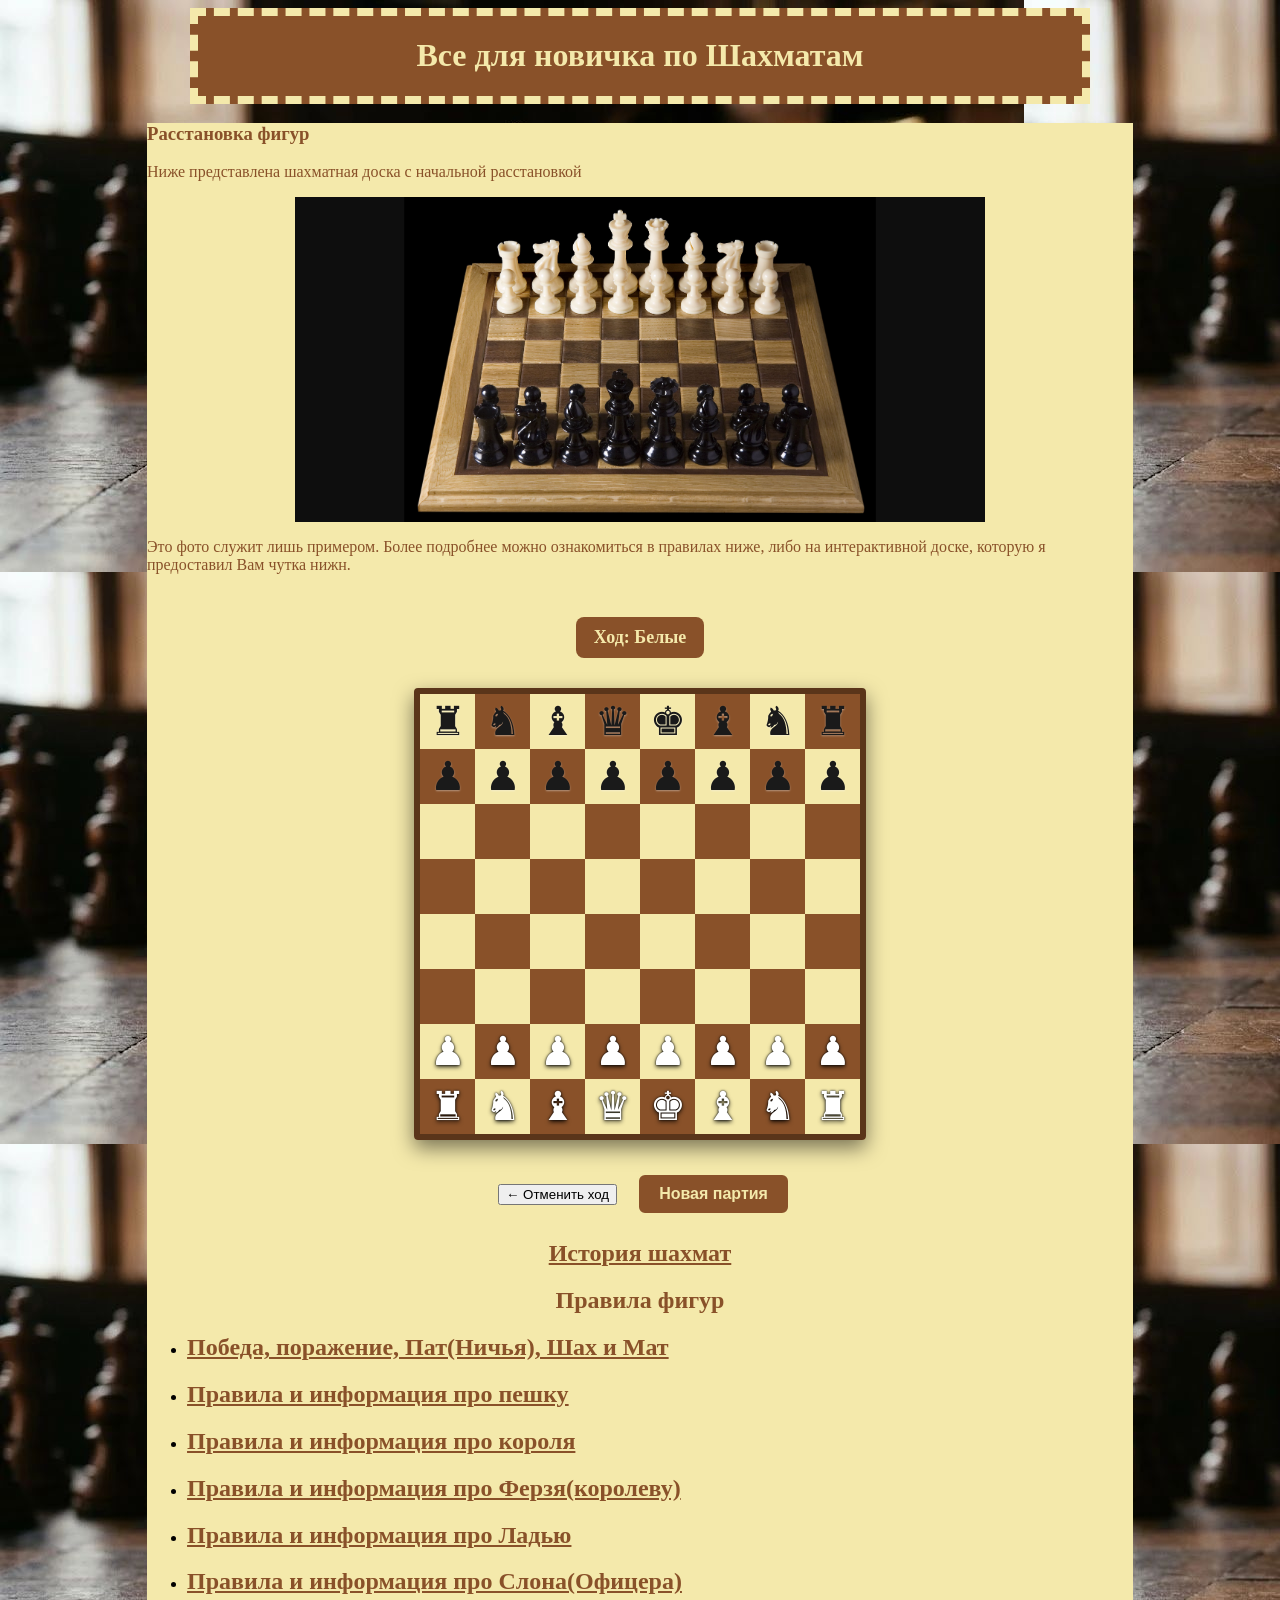
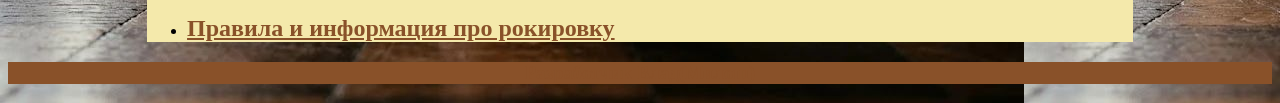
<file: index.html>
<!DOCTYPE HTML>
<html>
  <head><link rel="stylesheet" href="stil.css">
    <meta charset="utf-8">
        <title>Сайт-обучалка по шахматам...</title>
<link rel="icon" type="image/png" href="hahmatnaya_doska.png">
    <!-- Yandex.Metrika counter -->
<script type="text/javascript">
    (function(m,e,t,r,i,k,a){
        m[i]=m[i]||function(){(m[i].a=m[i].a||[]).push(arguments)};
        m[i].l=1*new Date();
        for (var j = 0; j < document.scripts.length; j++) {if (document.scripts[j].src === r) { return; }}
        k=e.createElement(t),a=e.getElementsByTagName(t)[0],k.async=1,k.src=r,a.parentNode.insertBefore(k,a)
    })(window, document,'script','https://mc.yandex.ru/metrika/tag.js?id=114058433', 'ym');

    ym(114058433, 'init', {ssr:true, webvisor:true, clickmap:true, ecommerce:"dataБLayer", referrer: document.referrer, url: location.href, accurateTrackBounce:true, trackLinks:true});
</script>
<noscript><div><img src="https://mc.yandex.ru/watch/114058433" style="position:absolute; left:-9999px;" alt="" /></div></noscript>
<!-- /Yandex.Metrika counter -->
  </head>
    <body>
      <header><h1 class="zagolovok_sredniy">Все для новичка по Шахматам</h1></header>
      <main>
         <h3>Расстановка фигур</h3>
      <p>Ниже представлена шахматная доска с начальной расстановкой</p>
        
          <img class = "foto70" src="hahmatnaya_doska.png" ALT="Шахматная доска с начальной расстановкой">
        <p>Это фото служит лишь примером. Более подробнее можно ознакомиться в правилах ниже, либо на интерактивной доске, которую я предоставил Вам чутка нижн. </p>
          <div class="chess-widget">
  <div id="turn-status">Ход: Белые</div>

  <div id="promo-modal" style="display: none;">
    <span>Превратить пешку в:</span>
    <div class="promo-buttons">
      <button onclick="choosePromotion('q')">♛ Ферзь</button>
      <button onclick="choosePromotion('r')">♜ Ладья</button>
      <button onclick="choosePromotion('b')">♝ Слон</button>
      <button onclick="choosePromotion('n')">♞ Конь</button>
    </div>
  </div>

  <div id="chessboard"></div>

  <div class="game-controls">
    <button id="undo-btn" onclick="undoMove()">← Отменить ход</button>
    <button id="reset-board-btn" onclick="initGame()">Новая партия</button>
  </div>
</div>
        <h2 class="zagolovok_sredniy"><a href="istoriya_shahmat/">История шахмат</a></h2>
        <h2 class="zagolovok_sredniy">Правила фигур</h2>
        <ul>
          <li><h2><a href="osnovnie_pravila/">Победа, поражение, Пат(Ничья), Шах и Мат</a></h2></li>
          <li><h2><a href="peshka/">Правила и информация про пешку</a></h2></li>
          <li><h2><a href="korol/">Правила и информация про короля</a></h2></li>
          <li><h2><a href="koroleva/">Правила и информация про Ферзя(королеву)</a></h2></li>
           <li><h2><a href="ladia/">Правила и информация про Ладью</a></h2></li>
           <li><h2><a href="slon(oficer)/">Правила и информация про Слона(Офицера)</a></h2></li>
           <li><h2><a href="rokirovka/">Правила и информация про рокировку</a></h2></li>
        </ul>
      </main>
      <footer><h3 class="zagolovok_sredniy">Разработчик Влад(Милош)</h3></footer>
       <script src="jas/igra_in_shahmati.js"></script>
    </body>
</html>
</file>
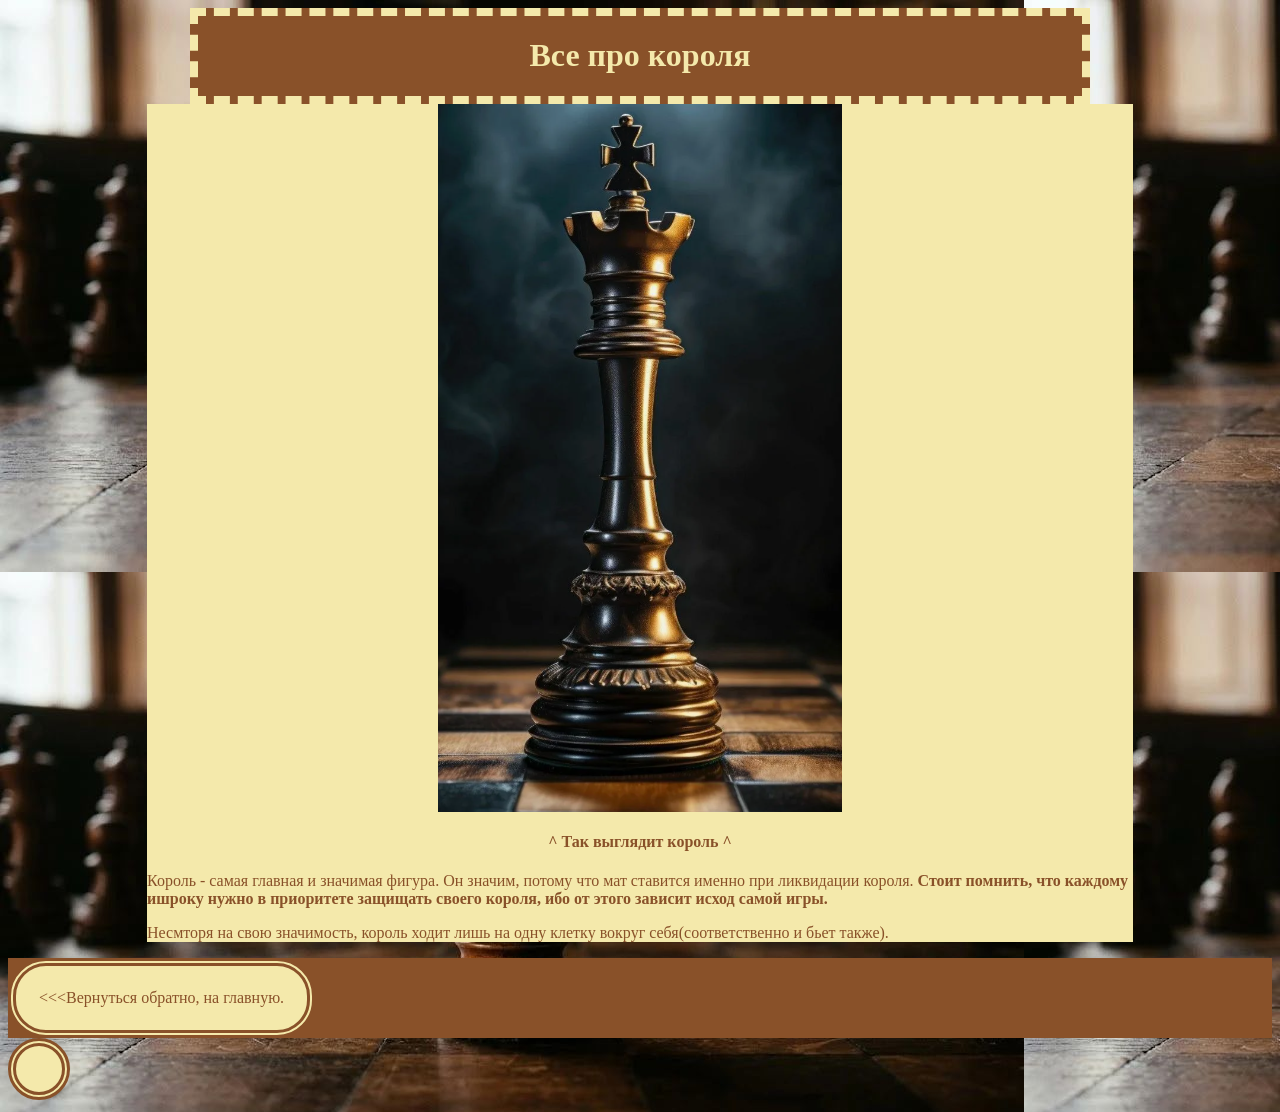
<file: korol/index.html>
<!DOCTYPE HTML>
<html>
  <head><link rel="stylesheet" href="../stil.css">
    <meta charset="utf-8">
    <link rel="icon" type="image/png" href="король.png">
        <title>Подсайт про короля</title>
    <style>
 
</style>
    <!-- Yandex.Metrika counter -->
<script type="text/javascript">
    (function(m,e,t,r,i,k,a){
        m[i]=m[i]||function(){(m[i].a=m[i].a||[]).push(arguments)};
        m[i].l=1*new Date();
        for (var j = 0; j < document.scripts.length; j++) {if (document.scripts[j].src === r) { return; }}
        k=e.createElement(t),a=e.getElementsByTagName(t)[0],k.async=1,k.src=r,a.parentNode.insertBefore(k,a)
    })(window, document,'script','https://mc.yandex.ru/metrika/tag.js?id=114058433', 'ym');

    ym(114058433, 'init', {ssr:true, webvisor:true, clickmap:true, ecommerce:"dataБLayer", referrer: document.referrer, url: location.href, accurateTrackBounce:true, trackLinks:true});
</script>
<noscript><div><img src="https://mc.yandex.ru/watch/114058433" style="position:absolute; left:-9999px;" alt="" /></div></noscript>
<!-- /Yandex.Metrika counter -->
  </head>
    <body>
      <header><h1 class="zagolovok_sredniy">Все про короля</h1></header>
      <main>
        <img src="король.png" ALT="Король">
        <h4 class="zagolovok_sredniy">^ Так выглядит король ^</h4>
          <p>Король - самая главная и значимая фигура. Он значим, потому что мат ставится именно при ликвидации короля. <strong>Стоит помнить, 
        что каждому ишроку нужно в приоритете защищать своего короля, ибо от этого зависит исход самой игры.</strong></p>
          <p>Несмторя на свою значимость, король ходит лишь на одну клетку вокруг себя(соответственно и бьет также). </p>
              </main>
      
      <footer><a href="../index.html" id="ssilka"><<<Вернуться обратно, на главную.</footer>
    </body>
</html>
</file>
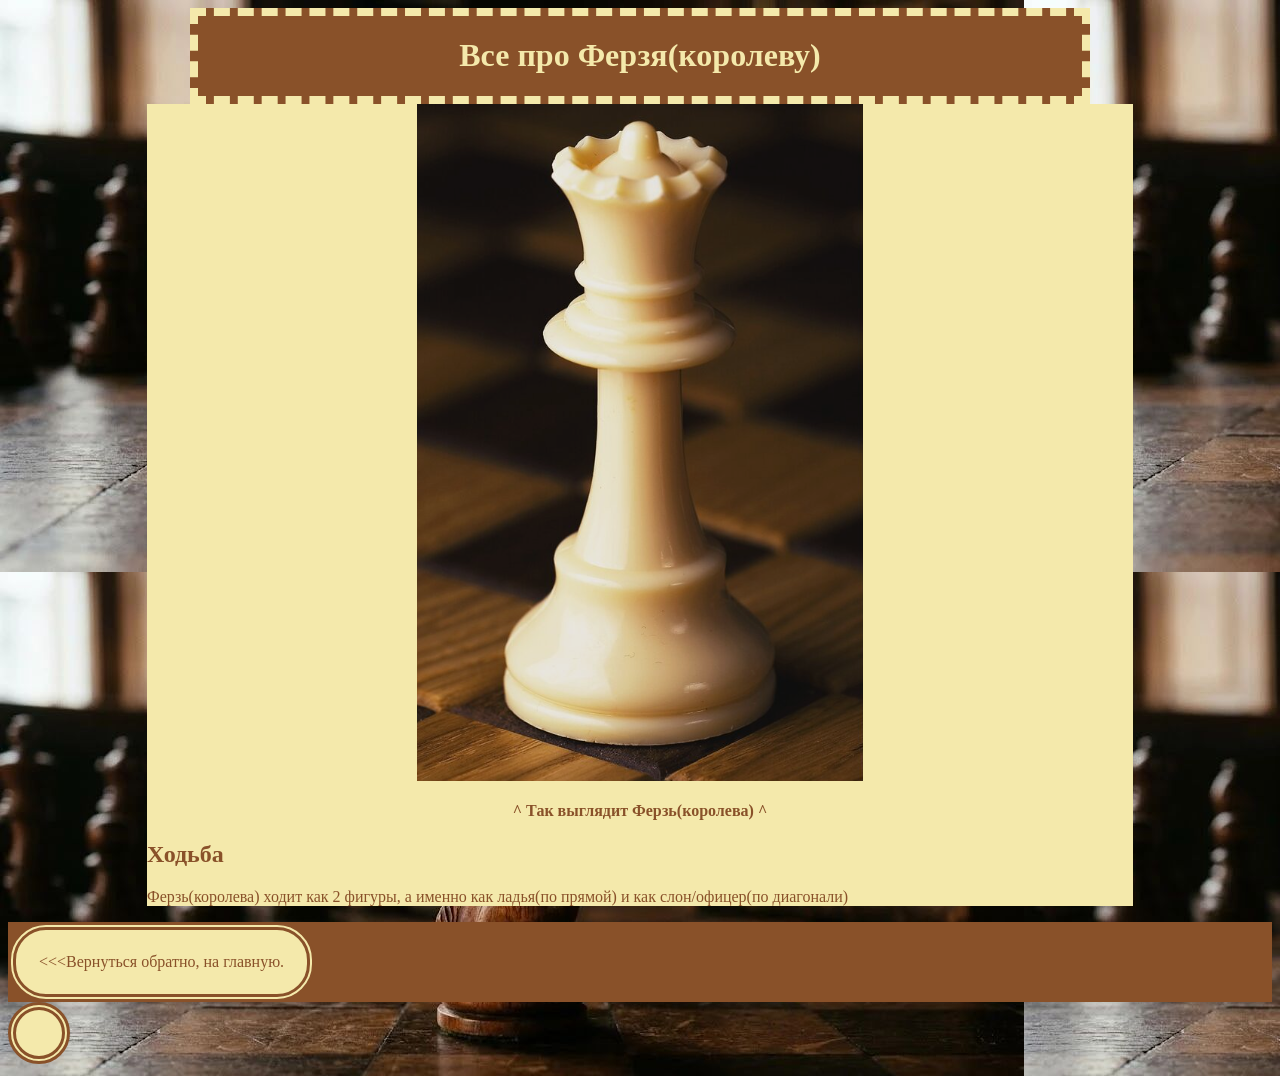
<file: koroleva/index.html>
<!DOCTYPE HTML>
<html>
  <head><link rel="stylesheet" href="../stil.css">
    <meta charset="utf-8">
    <link rel="icon" type="image/png" href="Ферзь(королева).png">
        <title>Подсайт про короля</title>
    <style>
  
</style>
    <!-- Yandex.Metrika counter -->
<script type="text/javascript">
    (function(m,e,t,r,i,k,a){
        m[i]=m[i]||function(){(m[i].a=m[i].a||[]).push(arguments)};
        m[i].l=1*new Date();
        for (var j = 0; j < document.scripts.length; j++) {if (document.scripts[j].src === r) { return; }}
        k=e.createElement(t),a=e.getElementsByTagName(t)[0],k.async=1,k.src=r,a.parentNode.insertBefore(k,a)
    })(window, document,'script','https://mc.yandex.ru/metrika/tag.js?id=114058433', 'ym');

    ym(114058433, 'init', {ssr:true, webvisor:true, clickmap:true, ecommerce:"dataБLayer", referrer: document.referrer, url: location.href, accurateTrackBounce:true, trackLinks:true});
</script>
<noscript><div><img src="https://mc.yandex.ru/watch/114058433" style="position:absolute; left:-9999px;" alt="" /></div></noscript>
<!-- /Yandex.Metrika counter -->
  </head>
    <body>
      <header><h1 class="zagolovok_sredniy">Все про Ферзя(королеву)</h1></header>
      <main>
        <img src="Ферзь(королева).png" ALT="Королева(Ферзь)">
        <h4 class="zagolovok_sredniy">^ Так выглядит Ферзь(королева) ^</h4>
        <h2>Ходьба</h2>
        <p>Ферзь(королева) ходит как 2 фигуры, а именно как ладья(по прямой) и как слон/офицер(по диагонали)</p>
              </main>
      
      <footer><a href="../index.html" id="ssilka"><<<Вернуться обратно, на главную.</footer>
    </body>
</html>
</file>
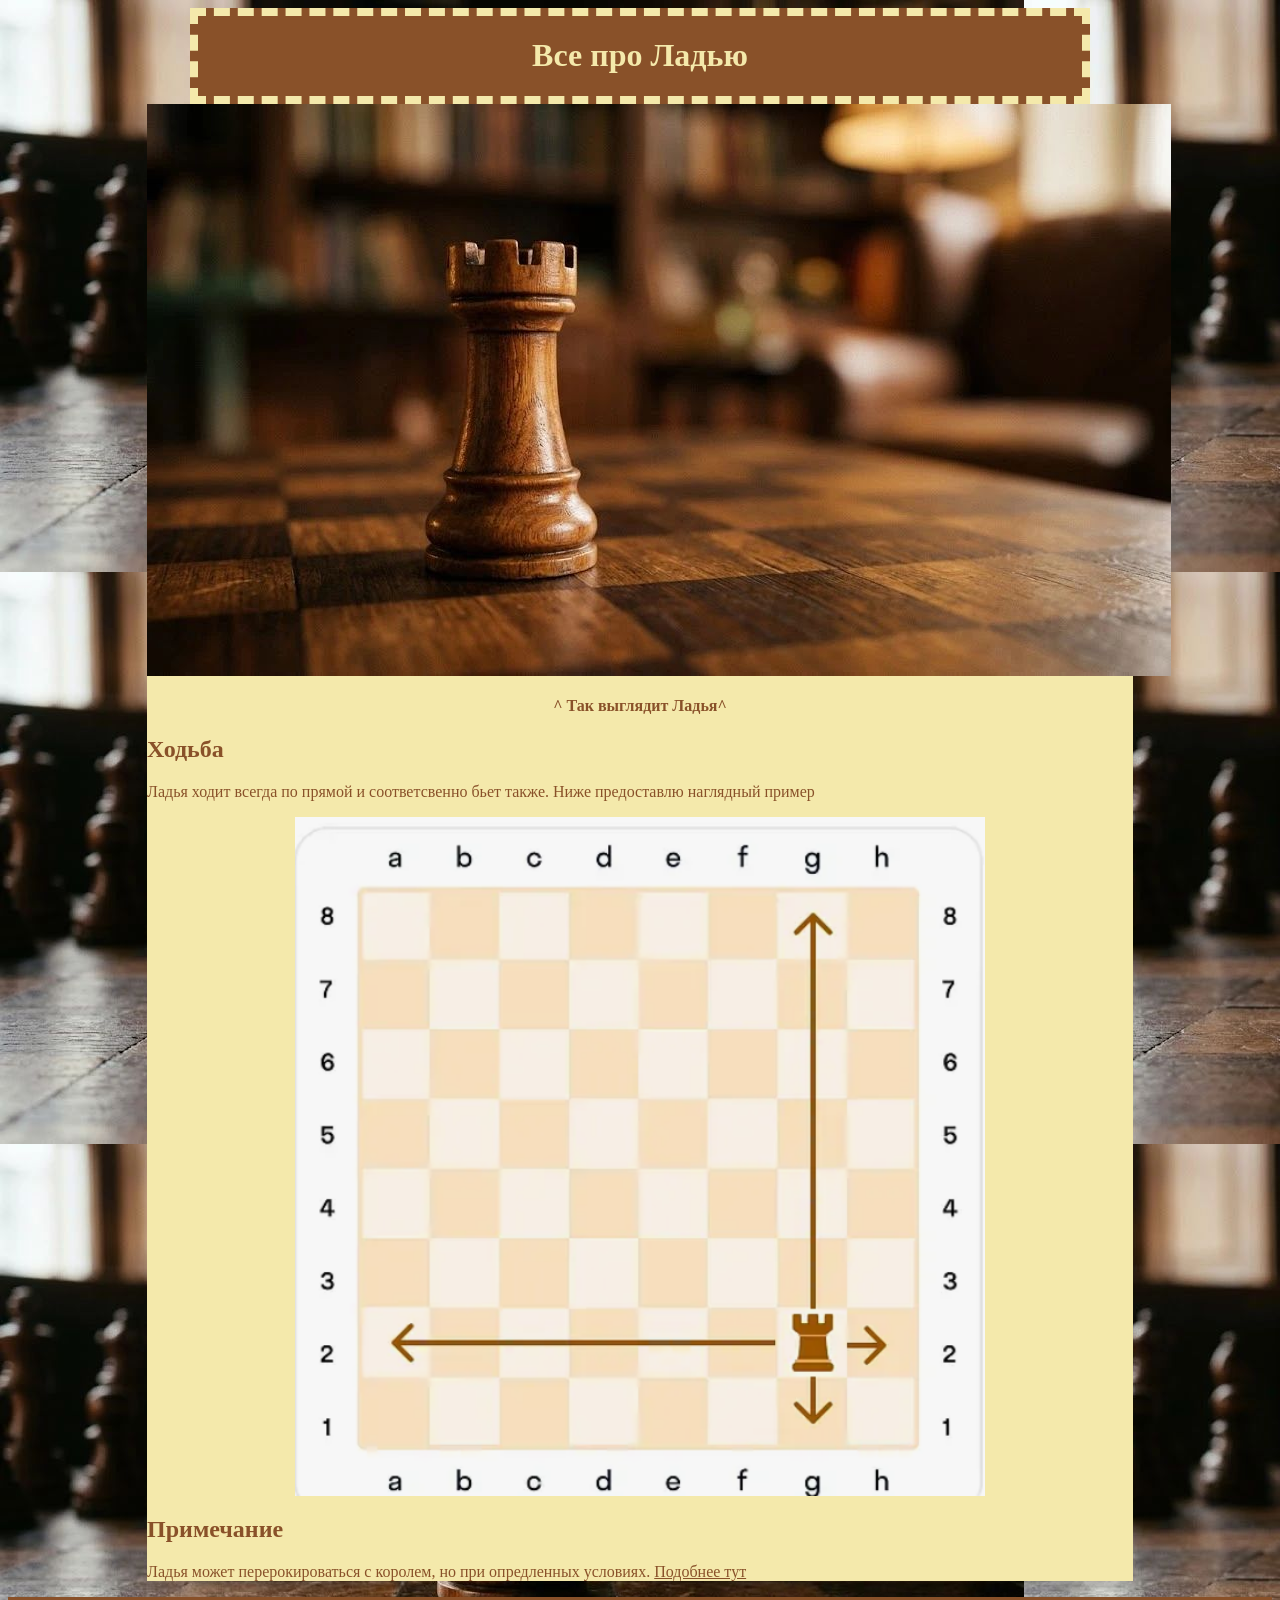
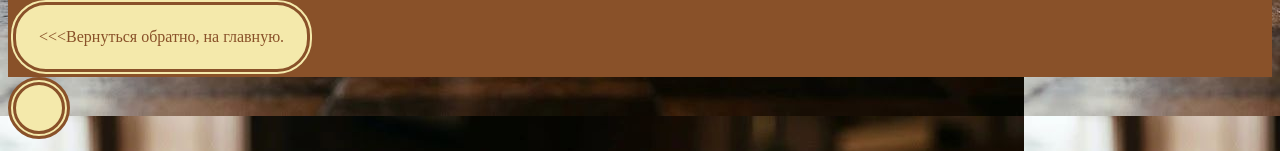
<file: ladia/index.html>
<!DOCTYPE HTML>
<html>
  <head><link rel="stylesheet" href="../stil.css">
    <meta charset="utf-8">
    <link rel="icon" type="image/png" href="Ладья.png">
        <title>Подсайт про короля</title>
    <style>
  
</style>
    <!-- Yandex.Metrika counter -->
<script type="text/javascript">
    (function(m,e,t,r,i,k,a){
        m[i]=m[i]||function(){(m[i].a=m[i].a||[]).push(arguments)};
        m[i].l=1*new Date();
        for (var j = 0; j < document.scripts.length; j++) {if (document.scripts[j].src === r) { return; }}
        k=e.createElement(t),a=e.getElementsByTagName(t)[0],k.async=1,k.src=r,a.parentNode.insertBefore(k,a)
    })(window, document,'script','https://mc.yandex.ru/metrika/tag.js?id=114058433', 'ym');

    ym(114058433, 'init', {ssr:true, webvisor:true, clickmap:true, ecommerce:"dataБLayer", referrer: document.referrer, url: location.href, accurateTrackBounce:true, trackLinks:true});
</script>
<noscript><div><img src="https://mc.yandex.ru/watch/114058433" style="position:absolute; left:-9999px;" alt="" /></div></noscript>
<!-- /Yandex.Metrika counter -->
  </head>
    <body>
      <header><h1 class="zagolovok_sredniy">Все про Ладью</h1></header>
      <main>
        <img src="Ладья.jpg" ALT="Ладья">
        <h4 class="zagolovok_sredniy">^ Так выглядит Ладья^</h4>
        <h2>Ходьба</h2>
        <p>Ладья ходит всегда по прямой и соответсвенно бьет также. Ниже предоставлю наглядный пример</p>
        <img class ="foto70" src="ЛадьяХод.png" ALT="Как ходит ладья">
        <h2>Примечание</h2>
      <p>Ладья может перерокироваться с королем, но при опредленных условиях. <a href="Хз">Подобнее тут</a></p>
              </main>
      <footer><a href="../index.html" id="ssilka"><<<Вернуться обратно, на главную.</footer>
      </body>
      </html>
</file>
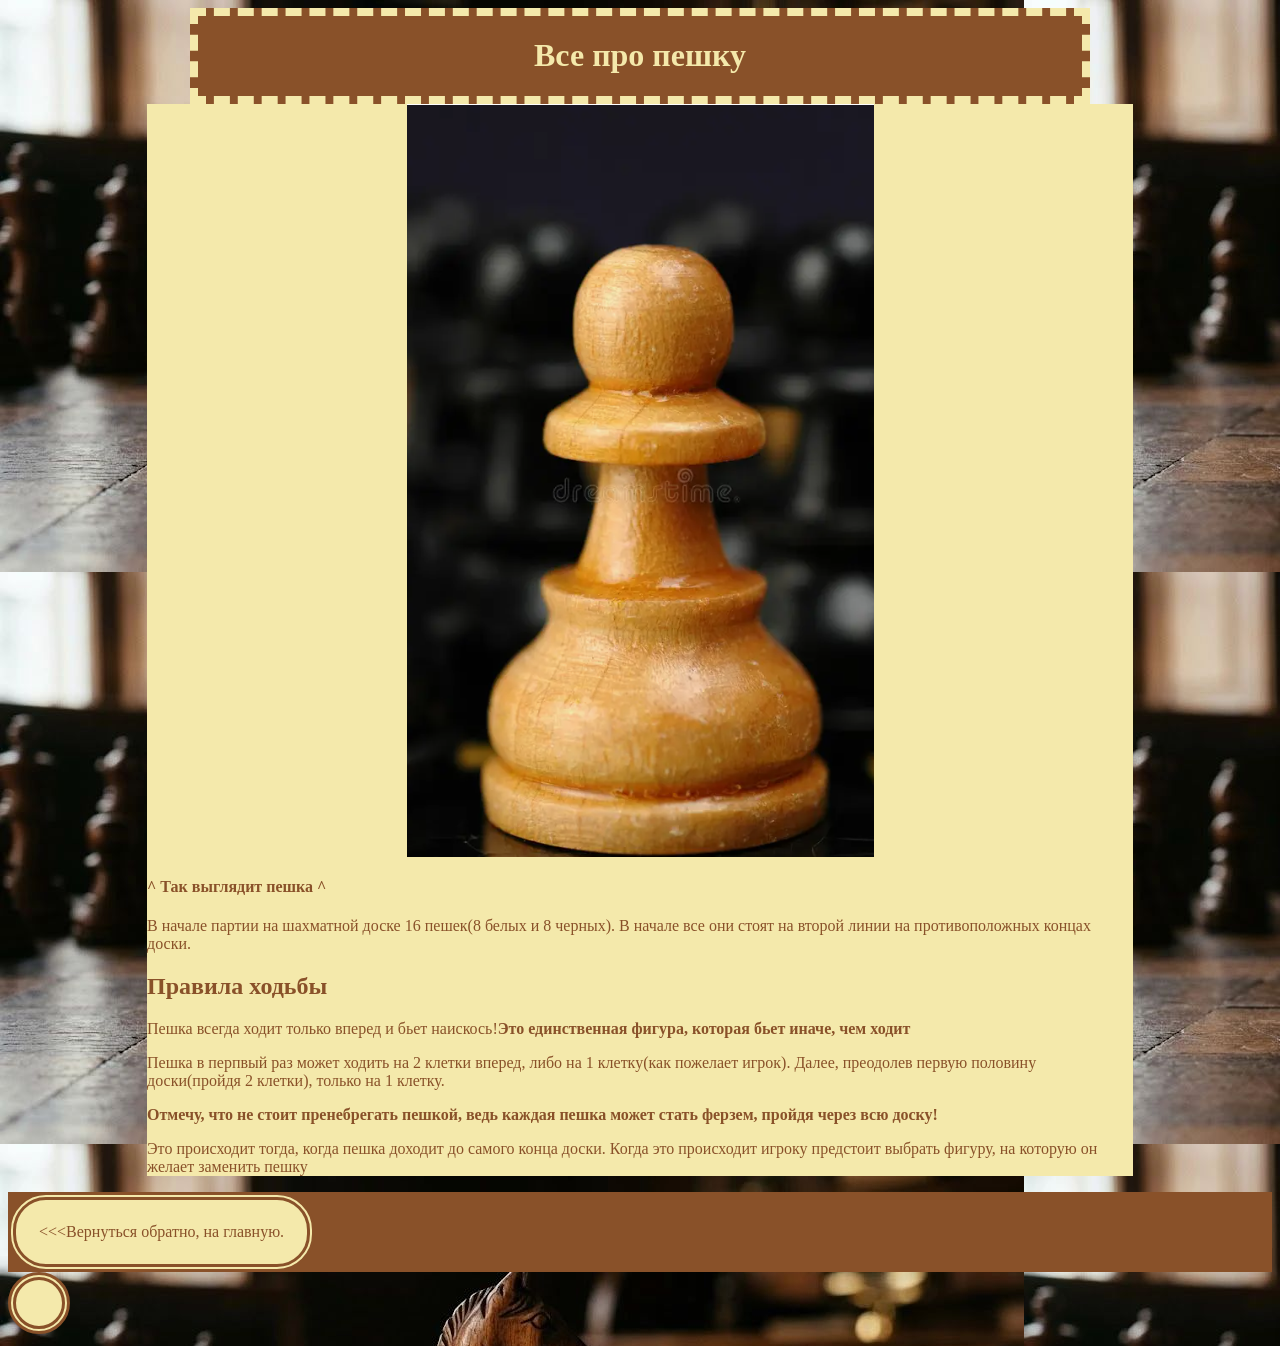
<file: peshka/index.html>
<!DOCTYPE HTML>
<html>
  <head><link rel="stylesheet" href="../stil.css">
    <meta charset="utf-8">
        <title>Подсайт про пешку</title>
    <link rel="icon" type="image/png" href="peshka.png">
<style>
  
</style>
    <!-- Yandex.Metrika counter -->
<script type="text/javascript">
    (function(m,e,t,r,i,k,a){
        m[i]=m[i]||function(){(m[i].a=m[i].a||[]).push(arguments)};
        m[i].l=1*new Date();
        for (var j = 0; j < document.scripts.length; j++) {if (document.scripts[j].src === r) { return; }}
        k=e.createElement(t),a=e.getElementsByTagName(t)[0],k.async=1,k.src=r,a.parentNode.insertBefore(k,a)
    })(window, document,'script','https://mc.yandex.ru/metrika/tag.js?id=114058433', 'ym');

    ym(114058433, 'init', {ssr:true, webvisor:true, clickmap:true, ecommerce:"dataБLayer", referrer: document.referrer, url: location.href, accurateTrackBounce:true, trackLinks:true});
</script>
<noscript><div><img src="https://mc.yandex.ru/watch/114058433" style="position:absolute; left:-9999px;" alt="" /></div></noscript>
<!-- /Yandex.Metrika counter -->
  </head>
    <body>
      <header><h1 class="zagolovok_sredniy">Все про пешку</h1></header>
      <main>
        <img src="peshka.png" ALT="Пешка">
        <h4>^ Так выглядит пешка ^</h4>
        <p>В начале партии на шахматной доске 16 пешек(8 белых и 8 черных). В начале все они стоят на второй линии на противоположных концах доски.</p>
        <h2>Правила ходьбы</h2>
        <p>Пешка всегда ходит только вперед и бьет наискось!<strong>Это единственная фигура, которая бьет иначе, чем ходит</strong></p>
        <p>Пешка в перпвый раз может ходить на 2 клетки вперед, либо на 1 клетку(как пожелает игрок). 
          Далее, преодолев первую половину доски(пройдя 2 клетки), только на 1 клетку. </p>
        <p><strong>Отмечу, что не стоит пренебрегать пешкой, ведь каждая пешка может стать ферзем, пройдя через всю доску!</strong></p>
        <p>Это происходит тогда, когда пешка доходит до самого конца доски. Когда это происходит игроку предстоит выбрать фигуру, 
          на которую он желает заменить пешку</p>
      </main>
      
      <footer><a href="../index.html" id="ssilka"><<<Вернуться обратно, на главную.</footer>
    </body>
</html>
</file>
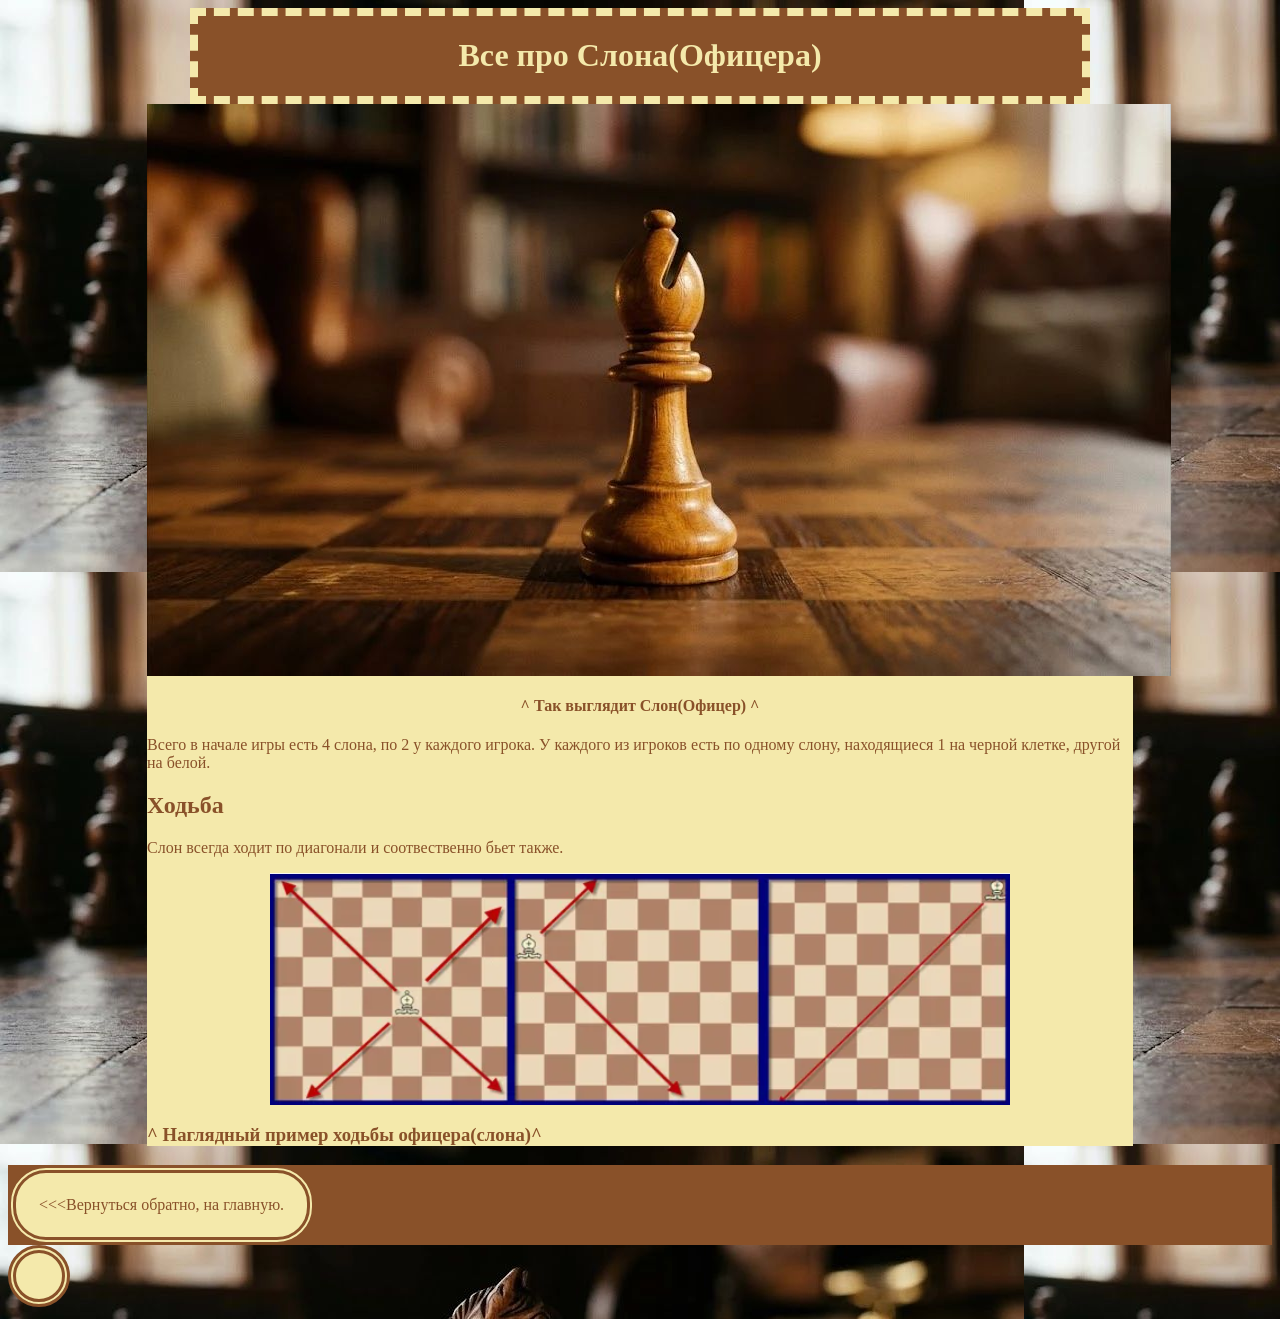
<file: slon(oficer)/index.html>
<!DOCTYPE HTML>
<html>
  <head><link rel="stylesheet" href="../stil.css">
    <meta charset="utf-8">
    <link rel="icon" type="image/png" href="Ферзь(королева).png">
        <title>Подсайт про короля</title>
    <style>
 
</style>
    <!-- Yandex.Metrika counter -->
<script type="text/javascript">
    (function(m,e,t,r,i,k,a){
        m[i]=m[i]||function(){(m[i].a=m[i].a||[]).push(arguments)};
        m[i].l=1*new Date();
        for (var j = 0; j < document.scripts.length; j++) {if (document.scripts[j].src === r) { return; }}
        k=e.createElement(t),a=e.getElementsByTagName(t)[0],k.async=1,k.src=r,a.parentNode.insertBefore(k,a)
    })(window, document,'script','https://mc.yandex.ru/metrika/tag.js?id=114058433', 'ym');

    ym(114058433, 'init', {ssr:true, webvisor:true, clickmap:true, ecommerce:"dataБLayer", referrer: document.referrer, url: location.href, accurateTrackBounce:true, trackLinks:true});
</script>
<noscript><div><img src="https://mc.yandex.ru/watch/114058433" style="position:absolute; left:-9999px;" alt="" /></div></noscript>
<!-- /Yandex.Metrika counter -->
  </head>
    <body>
      <header><h1 class="zagolovok_sredniy">Все про Слона(Офицера)</h1></header>
      <main>
        <img src="Слон.jpg" ALT="Слон(Офицер)">
        <h4 class="zagolovok_sredniy">^ Так выглядит Слон(Офицер) ^</h4>
        <p>Всего в начале игры есть 4 слона, по 2 у каждого игрока. У каждого из игроков есть по одному слону, находящиеся 1 на черной клетке, другой на белой.</p>
        <h2>Ходьба</h2>
        <p>Слон всегда ходит по диагонали и соотвественно бьет также.</p>
        <img src="Ходьба_Офицера(Слона).png" ALT="Ходьба офицера(слона)">
        <h3>^ Наглядный пример ходьбы офицера(слона)^</h3>
              </main>
      
      <footer><a href="../index.html" id="ssilka"><<<Вернуться обратно, на главную.</footer>
    </body>
</html>
</file>
<file: stil.css>
.foto70{width: 70%}
.zagolovok_sredniy{ text-align: center;}
#ssilka{display: inline-block;
    color:#895129;
         padding: 23px;
 background-color:#f4e9ab;
         border-radius: 38px;
         text-decoration: none;
        border: 8px double #895129;}

header{background-color: #895129;
       width: 70%;
     display: flex;
       justify-content: center;
     margin:0 auto;  
       position: sticky;
       top: 0;
       border: 8px dashed #f4e9ab;
      }
body{background-image:url(fon.jpg);
    }
img   {display:block;
      margin:0 auto;}
main{background-color: #f4e9ab;
     width: 78%;
   margin:0 auto;}
footer{background-color: #895129;}
h1{color: #f4e9ab;
  }
h2{color: #895129;
 }
h3{color: #895129;
  }
h4{color: #895129;
  }
h5{color: #895129;
  }
a{color: #895129;
 }
p{color: #895129;}





/* Адаптивная верстка под смартфоны и планшеты */
@media (max-width: 768px) {

body {
margin: 0;
font-size: 16px;
line-height: 1.5;
background-size: cover;
background-repeat: no-repeat;
background-position: center;
}

header {
padding: 12px 10px;}

header h1 {
font-size: 22px;
margin: 0;}

main {
width: 94%;
max-width: 100%;
margin: 12px auto;
padding: 15px;}

img {
max-width: 100%;
height: auto;}

#chessboard {
width: 92vw;
height: 92vw;
max-width: 440px;
max-height: 440px;
margin: 15px auto;}

#chessboard > div {
width: 12.5%;
height: 12.5%;
font-size: 8.5vw;}

#ssilka {
display: inline-block;
width: auto;
max-width: 90%;
padding: 12px 20px;
font-size: 16px;}}








/* Стили для доски с Рокировкой!!! */
.chess-widget {
display: flex;
flex-direction: column;
align-items: center;
margin: 25px auto;
}

#turn-status {
font-size: 18px;
font-weight: bold;
margin-bottom: 12px;
padding: 10px 18px;
background-color: #895129;
color: #f4e9ab;
border-radius: 8px;
text-align: center;
max-width: 440px;
}

#chessboard {
display: grid;
grid-template-columns: repeat(8, 55px);
grid-template-rows: repeat(8, 55px);
border: 6px solid #5a351a;
border-radius: 4px;
box-shadow: 0 8px 20px rgba(0, 0, 0, 0.5);
user-select: none;
}

.square {
width: 55px;
height: 55px;
display: flex;
justify-content: center;
align-items: center;
font-size: 40px;
cursor: pointer;
position: relative;
}

.square.light { background-color: #f4e9ab; }
.square.dark { background-color: #895129; }

.square.selected {
background-color: #76b852;
box-shadow: inset 0 0 10px rgba(0, 0, 0, 0.4);
}

.square.castling-hint::after {
content: '';
width: 18px;
height: 18px;
background-color: rgba(46, 204, 113, 0.85);
border: 2px solid #ffffff;
border-radius: 50%;
position: absolute;
}

.white-piece {
color: #ffffff;
text-shadow: 0 2px 4px rgba(0, 0, 0, 0.8), 0 0 2px #000;
}

.black-piece {
color: #1a1a1a;
text-shadow: 0 1px 2px rgba(255, 255, 255, 0.4);
}

#reset-board-btn {
margin-top: 15px;
background-color: #895129;
color: #f4e9ab;
border: 2px solid #f4e9ab;
padding: 10px 20px;
font-size: 16px;
font-weight: bold;
border-radius: 8px;
cursor: pointer;
}

#reset-board-btn:hover {
background-color: #6a3e1f;
color: white;
}

@media (max-width: 480px) {
#chessboard {
grid-template-columns: repeat(8, 40px);
grid-template-rows: repeat(8, 40px);
}
.square {
width: 40px;
height: 40px;
font-size: 28px;
}
}
</file>
